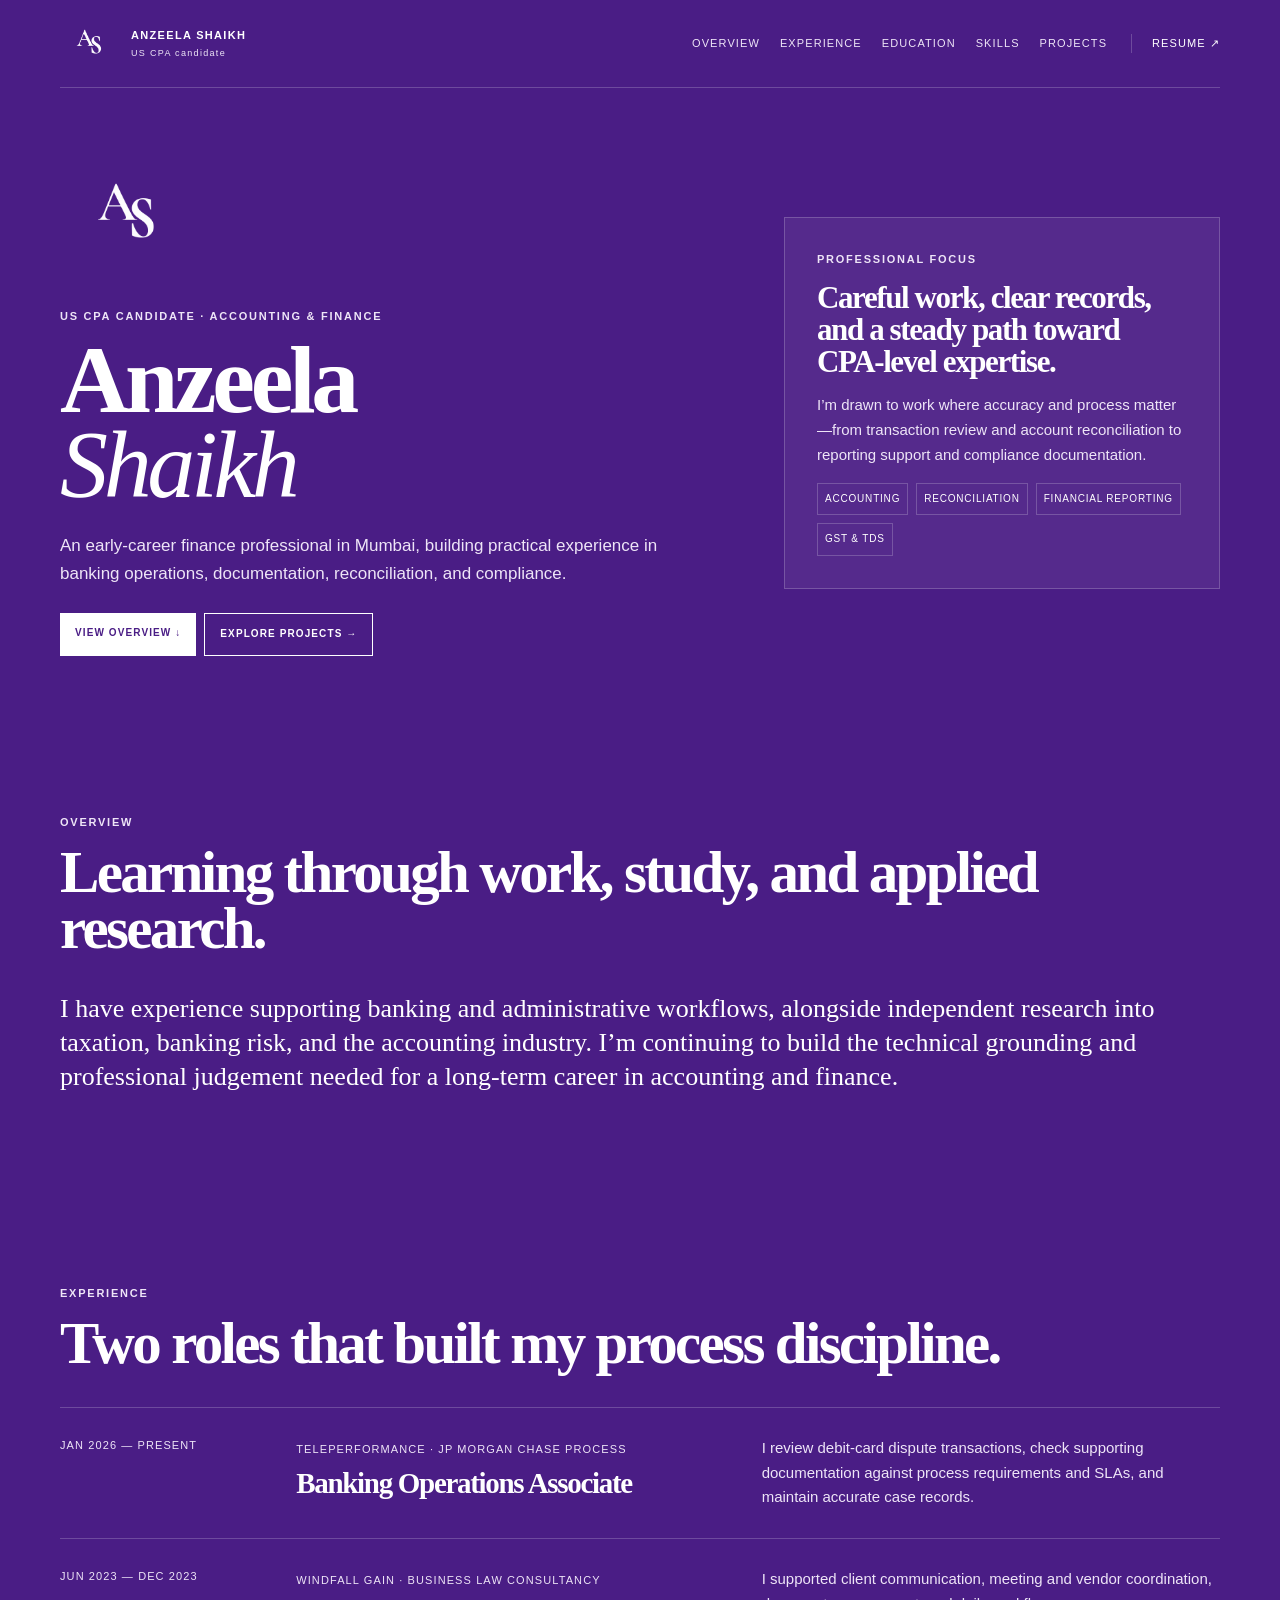
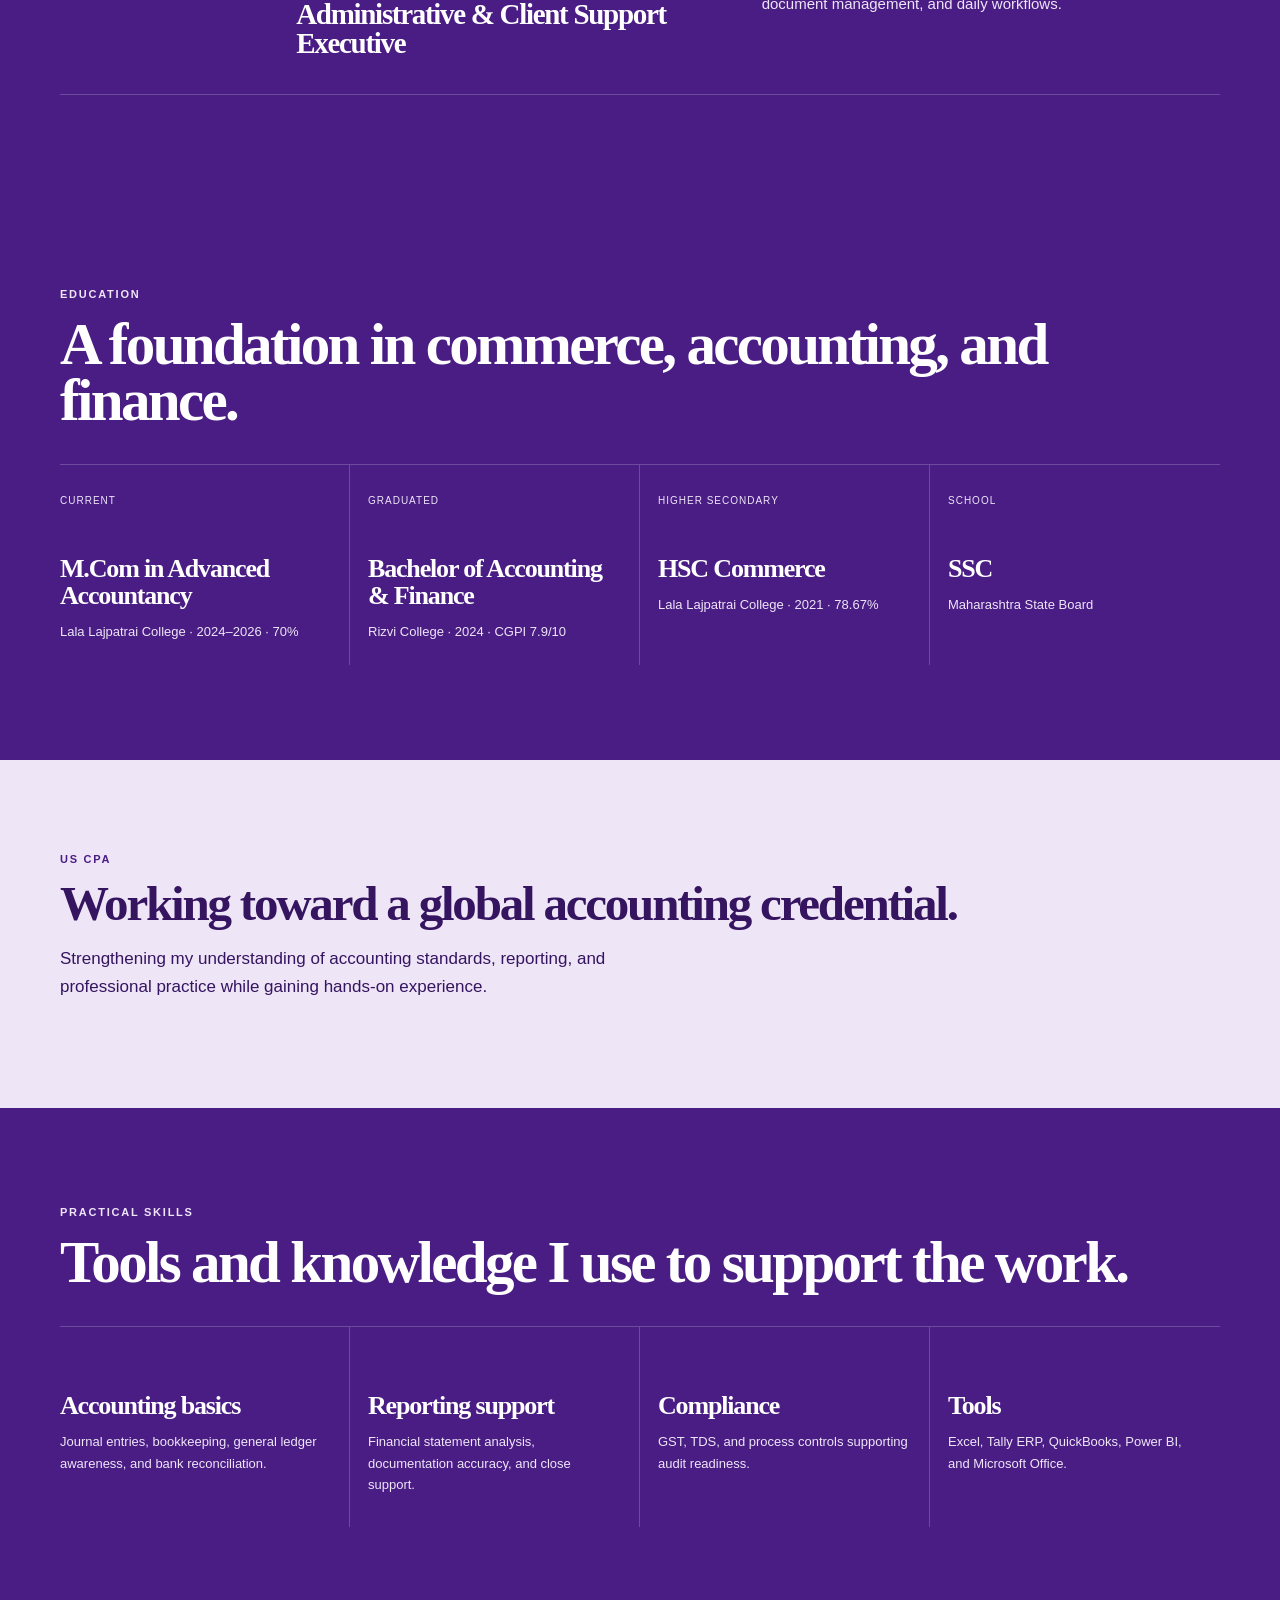
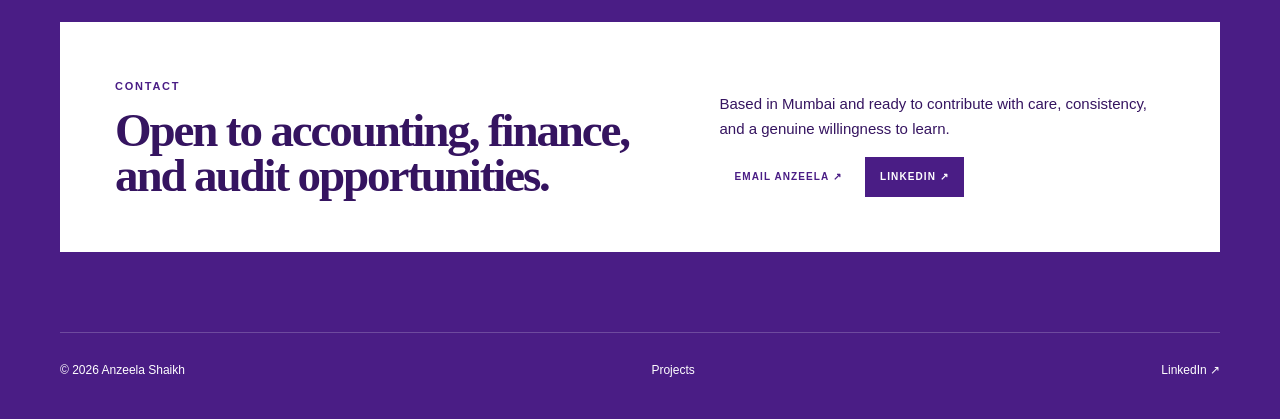
<file: index.html>
<!doctype html>
<html lang="en">
<head>
  <meta charset="utf-8">
  <meta name="viewport" content="width=device-width, initial-scale=1">
  <meta name="theme-color" content="#4a1d85">
  <meta name="description" content="Portfolio of Anzeela Shaikh, US CPA Candidate and finance professional in Mumbai.">
  <title>Anzeela Shaikh | US CPA Candidate</title>
  <link rel="icon" href="assets/favicon.svg">
  <link rel="stylesheet" href="styles.css">
</head>
<body>
  <a class="skip" href="#overview">Skip to content</a>
  <header class="header wrap">
    <a class="brand" href="#top" aria-label="Anzeela Shaikh home"><img src="assets/as-white.png" alt="AS logo"><span>ANZEELA SHAIKH<small>US CPA candidate</small></span></a>
    <nav aria-label="Primary navigation"><a href="#overview">Overview</a><a href="#experience">Experience</a><a href="#education">Education</a><a href="#skills">Skills</a><a href="projects.html">Projects</a></nav>
    <a class="resume" href="assets/resume.pdf" download>Resume ↗</a><button class="menu" aria-label="Open menu" aria-expanded="false">Menu</button>
  </header>
  <div class="mobile-nav wrap" hidden><a href="#overview">Overview</a><a href="#experience">Experience</a><a href="#education">Education</a><a href="#skills">Skills</a><a href="projects.html">Projects</a><a href="assets/resume.pdf" download>Resume</a></div>
  <main id="top">
    <section class="hero wrap"><div><img class="hero-logo" src="assets/as-white.png" alt="Anzeela Shaikh monogram"><p class="eyebrow">US CPA Candidate · Accounting &amp; Finance</p><h1>Anzeela<br><em>Shaikh</em></h1><p class="lead">An early-career finance professional in Mumbai, building practical experience in banking operations, documentation, reconciliation, and compliance.</p><div class="actions"><a class="button light" href="#overview">View overview ↓</a><a class="button outline" href="projects.html">Explore projects →</a></div></div><aside><p class="eyebrow">Professional focus</p><h2>Careful work, clear records, and a steady path toward CPA-level expertise.</h2><p>I’m drawn to work where accuracy and process matter—from transaction review and account reconciliation to reporting support and compliance documentation.</p><div class="chips"><span>Accounting</span><span>Reconciliation</span><span>Financial reporting</span><span>GST &amp; TDS</span></div></aside></section>
    <section class="section wrap" id="overview"><p class="eyebrow">Overview</p><h2>Learning through work, study, and applied research.</h2><p class="large">I have experience supporting banking and administrative workflows, alongside independent research into taxation, banking risk, and the accounting industry. I’m continuing to build the technical grounding and professional judgement needed for a long-term career in accounting and finance.</p></section>
    <section class="section wrap" id="experience"><p class="eyebrow">Experience</p><h2>Two roles that built my process discipline.</h2><div class="roles"><article><span>Jan 2026 — Present</span><div><small>Teleperformance · JP Morgan Chase Process</small><h3>Banking Operations Associate</h3></div><p>I review debit-card dispute transactions, check supporting documentation against process requirements and SLAs, and maintain accurate case records.</p></article><article><span>Jun 2023 — Dec 2023</span><div><small>Windfall Gain · Business Law Consultancy</small><h3>Administrative &amp; Client Support Executive</h3></div><p>I supported client communication, meeting and vendor coordination, document management, and daily workflows.</p></article></div></section>
    <section class="section wrap" id="education"><p class="eyebrow">Education</p><h2>A foundation in commerce, accounting, and finance.</h2><div class="cards"><article><small>Current</small><h3>M.Com in Advanced Accountancy</h3><p>Lala Lajpatrai College · 2024–2026 · 70%</p></article><article><small>Graduated</small><h3>Bachelor of Accounting &amp; Finance</h3><p>Rizvi College · 2024 · CGPI 7.9/10</p></article><article><small>Higher secondary</small><h3>HSC Commerce</h3><p>Lala Lajpatrai College · 2021 · 78.67%</p></article><article><small>School</small><h3>SSC</h3><p>Maharashtra State Board</p></article></div></section>
    <section class="cpa"><div class="wrap"><p class="eyebrow">US CPA</p><h2>Working toward a global accounting credential.</h2><p>Strengthening my understanding of accounting standards, reporting, and professional practice while gaining hands-on experience.</p></div></section>
    <section class="section wrap" id="skills"><p class="eyebrow">Practical skills</p><h2>Tools and knowledge I use to support the work.</h2><div class="cards"><article><h3>Accounting basics</h3><p>Journal entries, bookkeeping, general ledger awareness, and bank reconciliation.</p></article><article><h3>Reporting support</h3><p>Financial statement analysis, documentation accuracy, and close support.</p></article><article><h3>Compliance</h3><p>GST, TDS, and process controls supporting audit readiness.</p></article><article><h3>Tools</h3><p>Excel, Tally ERP, QuickBooks, Power BI, and Microsoft Office.</p></article></div></section>
    <section class="contact wrap"><div><p class="eyebrow">Contact</p><h2>Open to accounting, finance, and audit opportunities.</h2></div><div><p>Based in Mumbai and ready to contribute with care, consistency, and a genuine willingness to learn.</p><div class="actions"><a class="button light" id="email-anzeela" href="https://mail.google.com/mail/?view=cm&amp;fs=1&amp;to=anzeelashaikh03@gmail.com" target="_blank" rel="noopener">Email Anzeela ↗</a><a class="button linkedin" href="https://www.linkedin.com/in/anzeela-cpa" target="_blank" rel="noopener">LinkedIn ↗</a></div></div></section>
  </main>
  <footer class="footer wrap"><span>© 2026 Anzeela Shaikh</span><a href="projects.html">Projects</a><a href="https://www.linkedin.com/in/anzeela-cpa" target="_blank" rel="noopener">LinkedIn ↗</a></footer>
  <script src="script.js"></script>
</body>
</html>
</file>
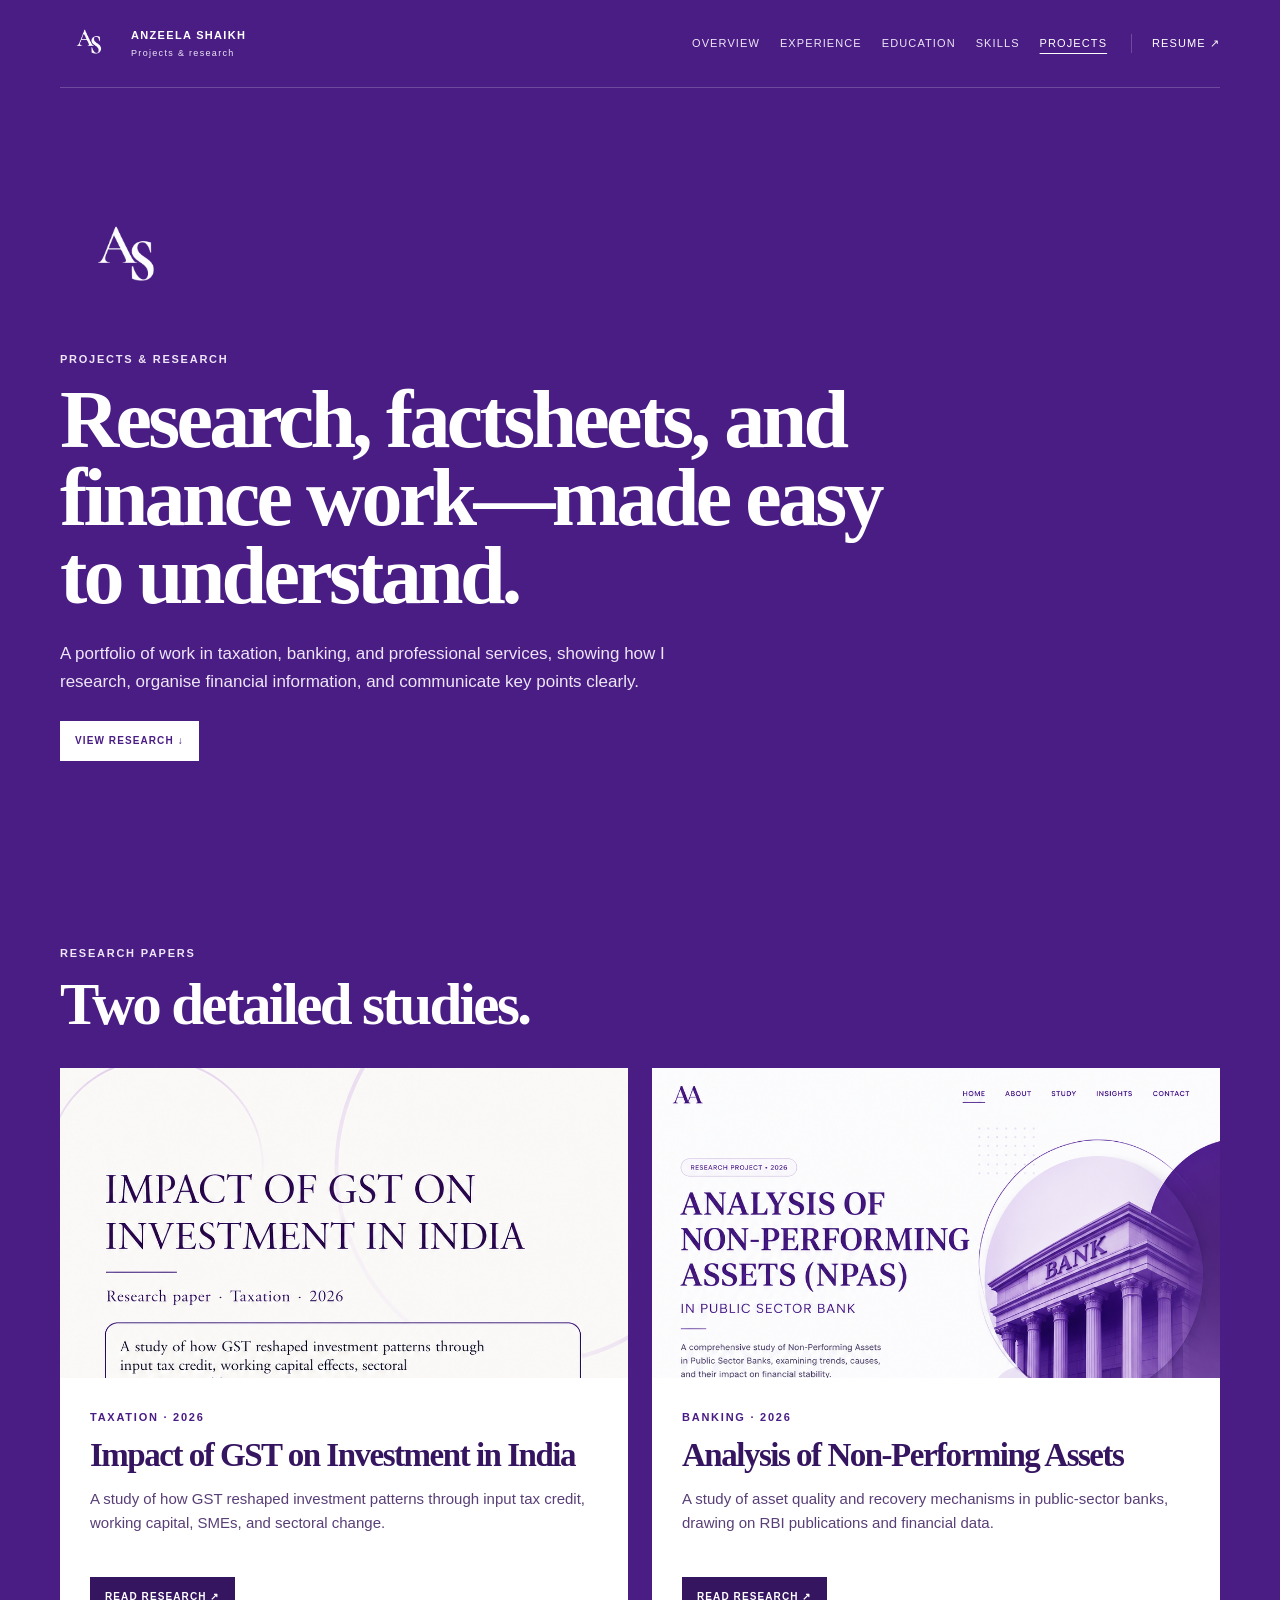
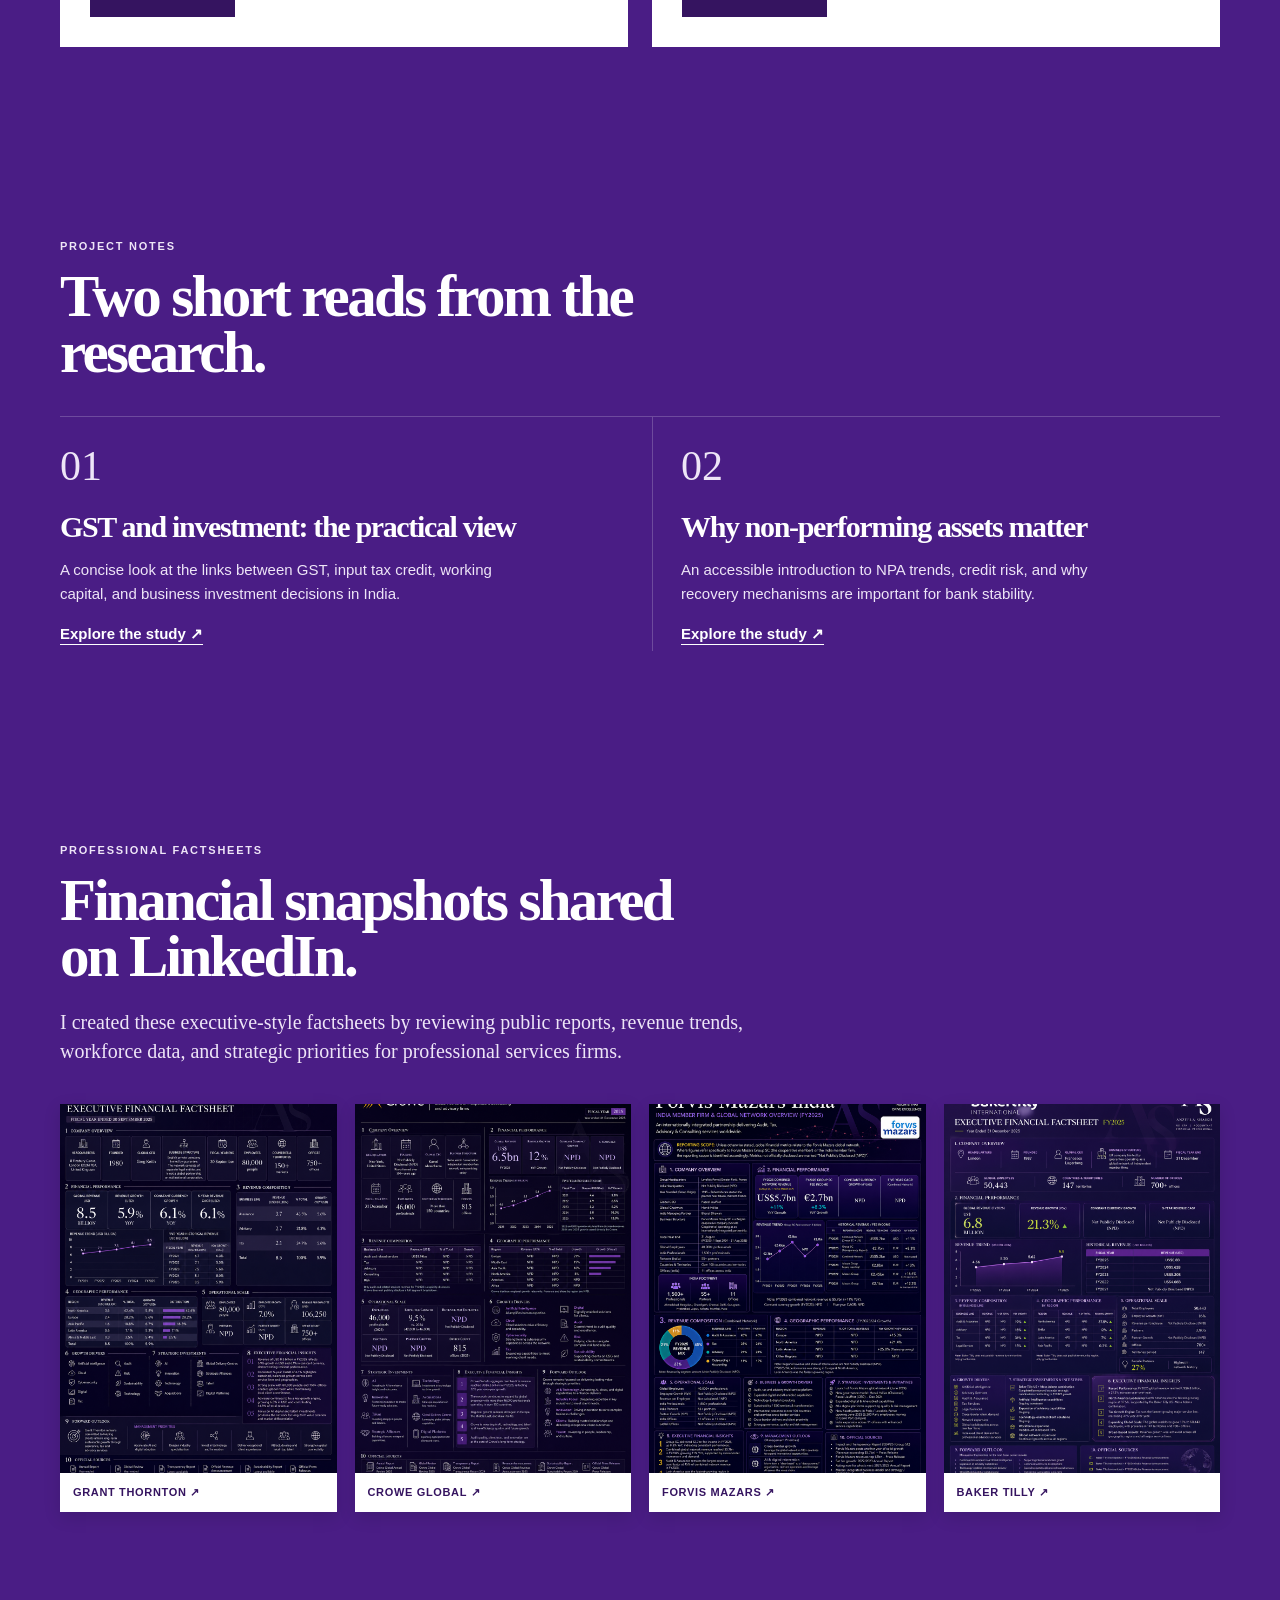
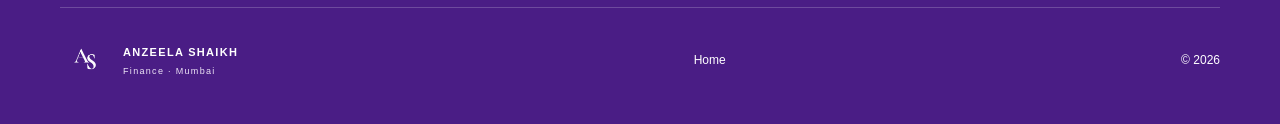
<file: projects.html>
<!doctype html>
<html lang="en">
<head>
  <meta charset="utf-8">
  <meta name="viewport" content="width=device-width, initial-scale=1">
  <meta name="description" content="Research papers, project notes, and finance factsheets by Anzeela Shaikh.">
  <meta name="theme-color" content="#4a1d85">
  <title>Projects | Anzeela Shaikh</title>
  <link rel="icon" href="assets/favicon.svg">
  <link rel="stylesheet" href="styles.css">
</head>
<body>
  <a class="skip" href="#main">Skip to content</a>
  <header class="header wrap"><a class="brand" href="index.html" aria-label="Anzeela Shaikh home"><img src="assets/as-white.png" alt="AS logo"><span>ANZEELA SHAIKH<small>Projects &amp; research</small></span></a><nav aria-label="Primary navigation"><a href="index.html#overview">Overview</a><a href="index.html#experience">Experience</a><a href="index.html#education">Education</a><a href="index.html#skills">Skills</a><a class="active" href="projects.html" aria-current="page">Projects</a></nav><a class="resume" href="assets/resume.pdf" download>Resume ↗</a><button class="menu" aria-label="Open menu" aria-expanded="false">Menu</button></header>
  <div class="mobile-nav wrap" hidden><a href="index.html">Home</a><a href="#research">Research</a><a href="#notes">Project notes</a><a href="#factsheets">Factsheets</a></div>
  <main id="main"><section class="project-hero wrap"><img class="project-logo" src="assets/as-white.png" alt=""><p class="eyebrow">Projects &amp; research</p><h1>Research, factsheets, and finance work—made easy to understand.</h1><p class="lead">A portfolio of work in taxation, banking, and professional services, showing how I research, organise financial information, and communicate key points clearly.</p><a class="button light" href="#research">View research ↓</a></section>
  <section class="section wrap" id="research"><div class="section-title"><p class="eyebrow">Research papers</p><h2>Two detailed studies.</h2></div><div class="research-grid"><article class="research-card"><img src="assets/gst-cover.png" alt="Impact of GST on Investment in India cover"><div><p class="eyebrow">Taxation · 2026</p><h3>Impact of GST on Investment in India</h3><p>A study of how GST reshaped investment patterns through input tax credit, working capital, SMEs, and sectoral change.</p><a class="button dark" href="assets/gst.pdf" target="_blank" rel="noopener">Read research ↗</a></div></article><article class="research-card"><img src="assets/NPA.png" alt="Analysis of Non-Performing Assets cover"><div><p class="eyebrow">Banking · 2026</p><h3>Analysis of Non-Performing Assets</h3><p>A study of asset quality and recovery mechanisms in public-sector banks, drawing on RBI publications and financial data.</p><a class="button dark" href="assets/npa.pdf" target="_blank" rel="noopener">Read research ↗</a></div></article></div></section>
  <section class="section wrap" id="notes"><div class="section-title"><p class="eyebrow">Project notes</p><h2>Two short reads from the research.</h2></div><div class="notes"><article><span>01</span><h3>GST and investment: the practical view</h3><p>A concise look at the links between GST, input tax credit, working capital, and business investment decisions in India.</p><a href="assets/gst.pdf" target="_blank" rel="noopener">Explore the study ↗</a></article><article><span>02</span><h3>Why non-performing assets matter</h3><p>An accessible introduction to NPA trends, credit risk, and why recovery mechanisms are important for bank stability.</p><a href="assets/npa.pdf" target="_blank" rel="noopener">Explore the study ↗</a></article></div></section>
  <section class="section wrap" id="factsheets"><div class="section-title"><p class="eyebrow">Professional factsheets</p><h2>Financial snapshots shared on LinkedIn.</h2></div><p class="section-copy">I created these executive-style factsheets by reviewing public reports, revenue trends, workforce data, and strategic priorities for professional services firms.</p><div class="factsheets"><a href="https://www.linkedin.com/posts/anzeela-cpa_thetop10-grantthornton-grantthorntonbharat-activity-7483316982516441089-HW3U" target="_blank" rel="noopener"><img src="assets/grant-thornton.png" alt="Grant Thornton executive financial factsheet"><span>Grant Thornton ↗</span></a><a href="https://www.linkedin.com/posts/anzeela-cpa_thetop10-crowecrowe-accounting-activity-7482312970824376320-f9WW" target="_blank" rel="noopener"><img src="assets/crowe.png" alt="Crowe executive financial factsheet"><span>Crowe Global ↗</span></a><a href="https://www.linkedin.com/posts/anzeela-cpa_thetop10-accounting-professionalservices-activity-7480810464357060609-abEn" target="_blank" rel="noopener"><img src="assets/forvis-mazars.png" alt="Forvis Mazars executive financial factsheet"><span>Forvis Mazars ↗</span></a><a href="https://www.linkedin.com/posts/anzeela-cpa_thetop10-accounting-professionalservices-activity-7480123454587985920-PvFM" target="_blank" rel="noopener"><img src="assets/baker-tilly.png" alt="Baker Tilly executive financial factsheet"><span>Baker Tilly ↗</span></a></div></section></main>
  <footer class="footer wrap"><a class="brand" href="index.html"><img src="assets/as-white.png" alt="AS logo"><span>ANZEELA SHAIKH<small>Finance · Mumbai</small></span></a><a href="index.html">Home</a><span>© 2026</span></footer>
  <script src="script.js"></script>
</body>
</html>
</file>
<file: styles.css>
:root{--purple:#4a1d85;--deep:#351460;--pale:#eee5f7;--line:rgba(255,255,255,.2);--wrap:min(1160px,calc(100% - 48px));--serif:Georgia,serif}*{box-sizing:border-box}html{scroll-behavior:smooth}body{margin:0;background:var(--purple);color:white;font:15px/1.65 Arial,sans-serif}.wrap{width:var(--wrap);margin:auto}a{color:inherit}img{display:block;max-width:100%}.skip{position:absolute;left:-9999px;top:10px;background:white;color:var(--purple);padding:10px 14px;z-index:2}.skip:focus{left:10px}.header{height:88px;border-bottom:1px solid var(--line);display:flex;align-items:center;gap:24px}.brand{display:flex;align-items:center;gap:13px;text-decoration:none;font-size:11px;font-weight:bold;letter-spacing:.12em}.brand img{width:58px;height:58px;object-fit:contain}.brand small{display:block;font-size:9px;color:var(--pale);font-weight:normal;margin-top:2px}.header nav{display:flex;gap:20px;margin-left:auto}.header nav a,.resume{font-size:11px;text-transform:uppercase;letter-spacing:.1em;text-decoration:none;color:var(--pale)}.header nav a:hover,.header nav a:focus,.header nav .active{color:white;text-decoration:underline;text-underline-offset:6px}.resume{border-left:1px solid var(--line);padding-left:20px;color:white}.menu,.mobile-nav{display:none}.hero{min-height:630px;display:grid;grid-template-columns:1.2fr .8fr;gap:70px;align-items:center}.hero-logo,.project-logo{width:132px;height:132px;object-fit:contain;margin-bottom:25px}.eyebrow{font-size:11px;text-transform:uppercase;font-weight:bold;letter-spacing:.16em;color:var(--pale);margin:0 0 13px}h1,h2,h3{font-family:var(--serif);letter-spacing:-.045em}h1{font-size:clamp(55px,8vw,96px);line-height:.88;margin:0}h1 em{font-weight:400}.lead{font-size:17px;max-width:620px;color:var(--pale);margin:25px 0}.button{display:inline-block;padding:12px 15px;text-decoration:none;text-transform:uppercase;font-size:10px;font-weight:bold;letter-spacing:.11em;transition:transform .2s}.light{background:white;color:var(--purple)}.dark{background:var(--deep);color:white}.outline{border:1px solid white;color:white}.button:hover,.button:focus{transform:translateY(-2px)}.hero aside{border:1px solid var(--line);padding:32px;background:rgba(255,255,255,.06)}.hero aside h2{font-size:31px;line-height:1.04;margin:0}.hero aside>p:not(.eyebrow){color:var(--pale)}.chips,.actions{display:flex;flex-wrap:wrap;gap:8px}.chips span{font-size:10px;text-transform:uppercase;letter-spacing:.08em;border:1px solid var(--line);padding:7px}.section{padding:95px 0}.section h2,.contact h2{font-size:clamp(39px,5vw,59px);line-height:.95;margin:0 0 36px}.large{font:26px/1.3 var(--serif);margin:0;color:white}.roles{border-top:1px solid var(--line)}.roles article{display:grid;grid-template-columns:.45fr .95fr 1fr;gap:30px;border-bottom:1px solid var(--line);padding:28px 0}.roles span,.roles small{font-size:11px;color:var(--pale);text-transform:uppercase;letter-spacing:.1em}.roles h3{font-size:29px;line-height:1;margin:8px 0}.roles p{margin:0;color:var(--pale)}.cards{display:grid;grid-template-columns:repeat(4,1fr);border-top:1px solid var(--line)}.cards article{padding:22px 18px;min-height:200px;border-right:1px solid var(--line)}.cards article:first-child{padding-left:0}.cards article:last-child{border-right:0}.cards small{font-size:10px;color:var(--pale);text-transform:uppercase;letter-spacing:.1em}.cards h3{font-size:26px;line-height:1.05;margin:43px 0 12px}.cards p{font-size:13px;color:var(--pale);margin:0}.cpa{background:var(--pale);color:var(--deep);padding:90px 0}.cpa .eyebrow{color:var(--purple)}.cpa h2{font-size:49px;line-height:.95;margin:0}.cpa p:not(.eyebrow){max-width:640px;font-size:17px}.contact{display:grid;grid-template-columns:1.1fr .9fr;gap:60px;background:white;color:var(--deep);padding:55px;margin-bottom:80px}.contact .eyebrow{color:var(--purple)}.contact h2{margin:0;font-size:47px}.linkedin{background:var(--purple);color:white}.footer{border-top:1px solid var(--line);padding:28px 0 38px;display:flex;align-items:center;justify-content:space-between;gap:18px;font-size:12px}.footer a{text-decoration:none}.footer .brand img{width:50px;height:50px}.project-hero{padding:105px 0 88px;max-width:900px;margin-left:calc((100% - min(1160px,calc(100% - 48px)))/2)}.project-hero h1{max-width:850px;font-size:clamp(48px,7vw,82px);line-height:.95}.section-title{max-width:650px}.section-copy{font:20px/1.45 var(--serif);max-width:760px;color:var(--pale);margin:-12px 0 38px}.research-grid,.notes{display:grid;grid-template-columns:repeat(2,1fr);gap:24px}.research-card{background:white;color:var(--deep);overflow:hidden}.research-card>img{width:100%;height:310px;object-fit:cover;object-position:top}.research-card>div{padding:30px}.research-card .eyebrow{color:var(--purple)}.research-card h3{font-size:33px;line-height:1;margin:0 0 15px}.research-card p:not(.eyebrow){color:#593f77;min-height:75px}.notes{border-top:1px solid var(--line)}.notes article{padding:28px 0 4px}.notes article+article{border-left:1px solid var(--line);padding-left:28px}.notes span{color:var(--pale);font:42px/1 var(--serif)}.notes h3{font-size:30px;line-height:1.05;margin:23px 0 12px}.notes p{color:var(--pale);max-width:450px}.notes a{font-weight:bold;text-underline-offset:5px}.factsheets{display:grid;grid-template-columns:repeat(4,1fr);gap:18px}.factsheets a{background:white;color:var(--deep);text-decoration:none;box-shadow:0 5px 16px rgba(0,0,0,.13);transition:transform .2s}.factsheets a:hover,.factsheets a:focus{transform:translateY(-5px)}.factsheets img{width:100%;aspect-ratio:3/4;object-fit:cover}.factsheets span{display:block;padding:13px;font:700 11px Arial,sans-serif;letter-spacing:.06em;text-transform:uppercase}@media(max-width:800px){:root{--wrap:calc(100% - 36px)}.header{height:78px}.header nav,.resume{display:none}.menu{display:block;margin-left:auto;background:transparent;border:1px solid var(--line);color:white;padding:8px 11px;font:700 10px Arial,sans-serif;letter-spacing:.1em;text-transform:uppercase}.mobile-nav{padding:12px 0 18px;grid-template-columns:1fr 1fr;gap:8px}.mobile-nav:not([hidden]){display:grid}.mobile-nav a{font-size:11px;text-decoration:none;padding:9px 0;color:var(--pale)}.hero{display:block;min-height:auto;padding:76px 0}.hero-logo,.project-logo{width:105px;height:105px}.hero aside{margin-top:48px}.section{padding:74px 0}.contact{grid-template-columns:1fr;gap:24px}.roles article{grid-template-columns:1fr;gap:12px}.cards{grid-template-columns:1fr 1fr}.cards article{border-bottom:1px solid var(--line);min-height:180px}.cards h3{margin-top:30px}.cpa{padding:70px 0}.contact{padding:32px;margin-bottom:60px}.contact h2{font-size:40px}.project-hero{width:var(--wrap);margin:auto;padding:75px 0 52px}.research-grid,.notes{grid-template-columns:1fr}.research-card>img{height:270px}.research-card h3{font-size:29px}.notes article+article{border-left:0;border-top:1px solid var(--line);padding:28px 0 4px}.factsheets{grid-template-columns:1fr 1fr}.footer{flex-wrap:wrap}.footer .brand{width:100%}}@media(max-width:430px){.cards,.factsheets{grid-template-columns:1fr}.cards article,.cards article:first-child{padding-left:0;border-right:0}.brand img{width:52px;height:52px}}
</file>
